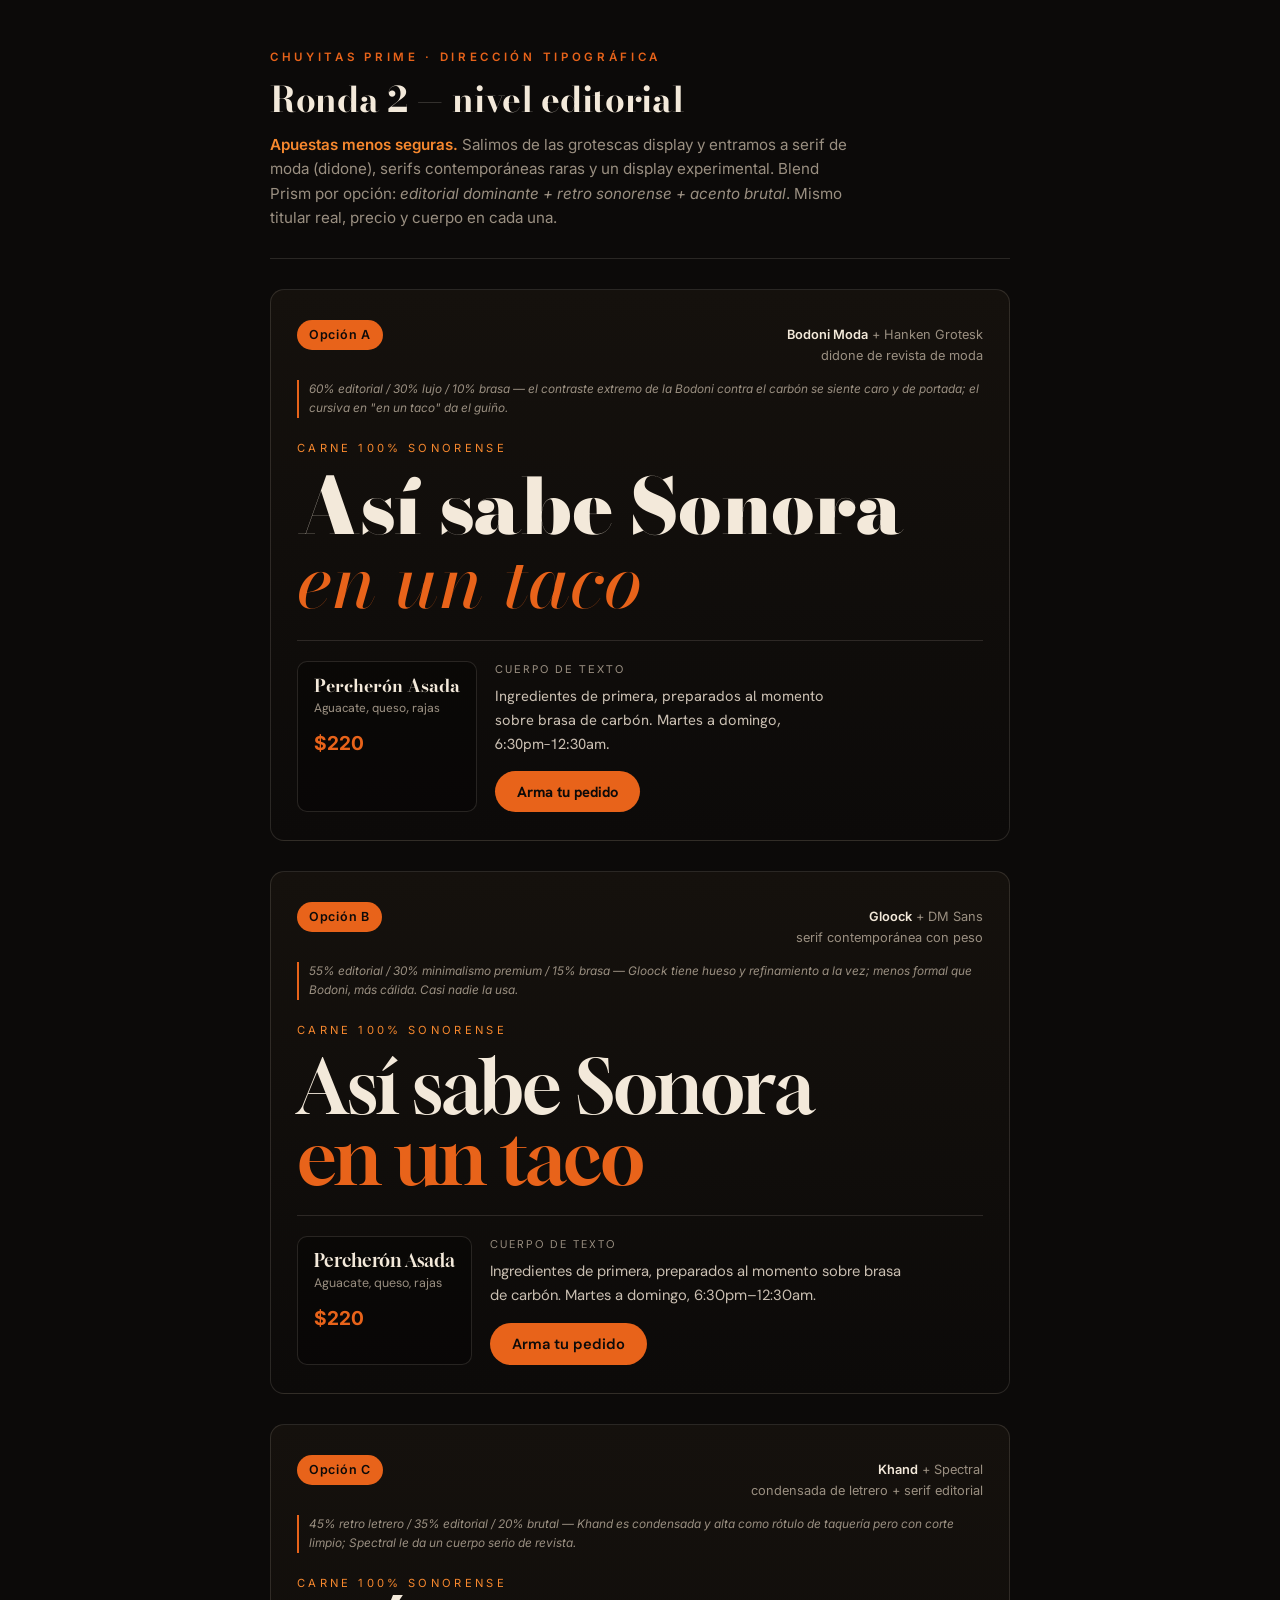
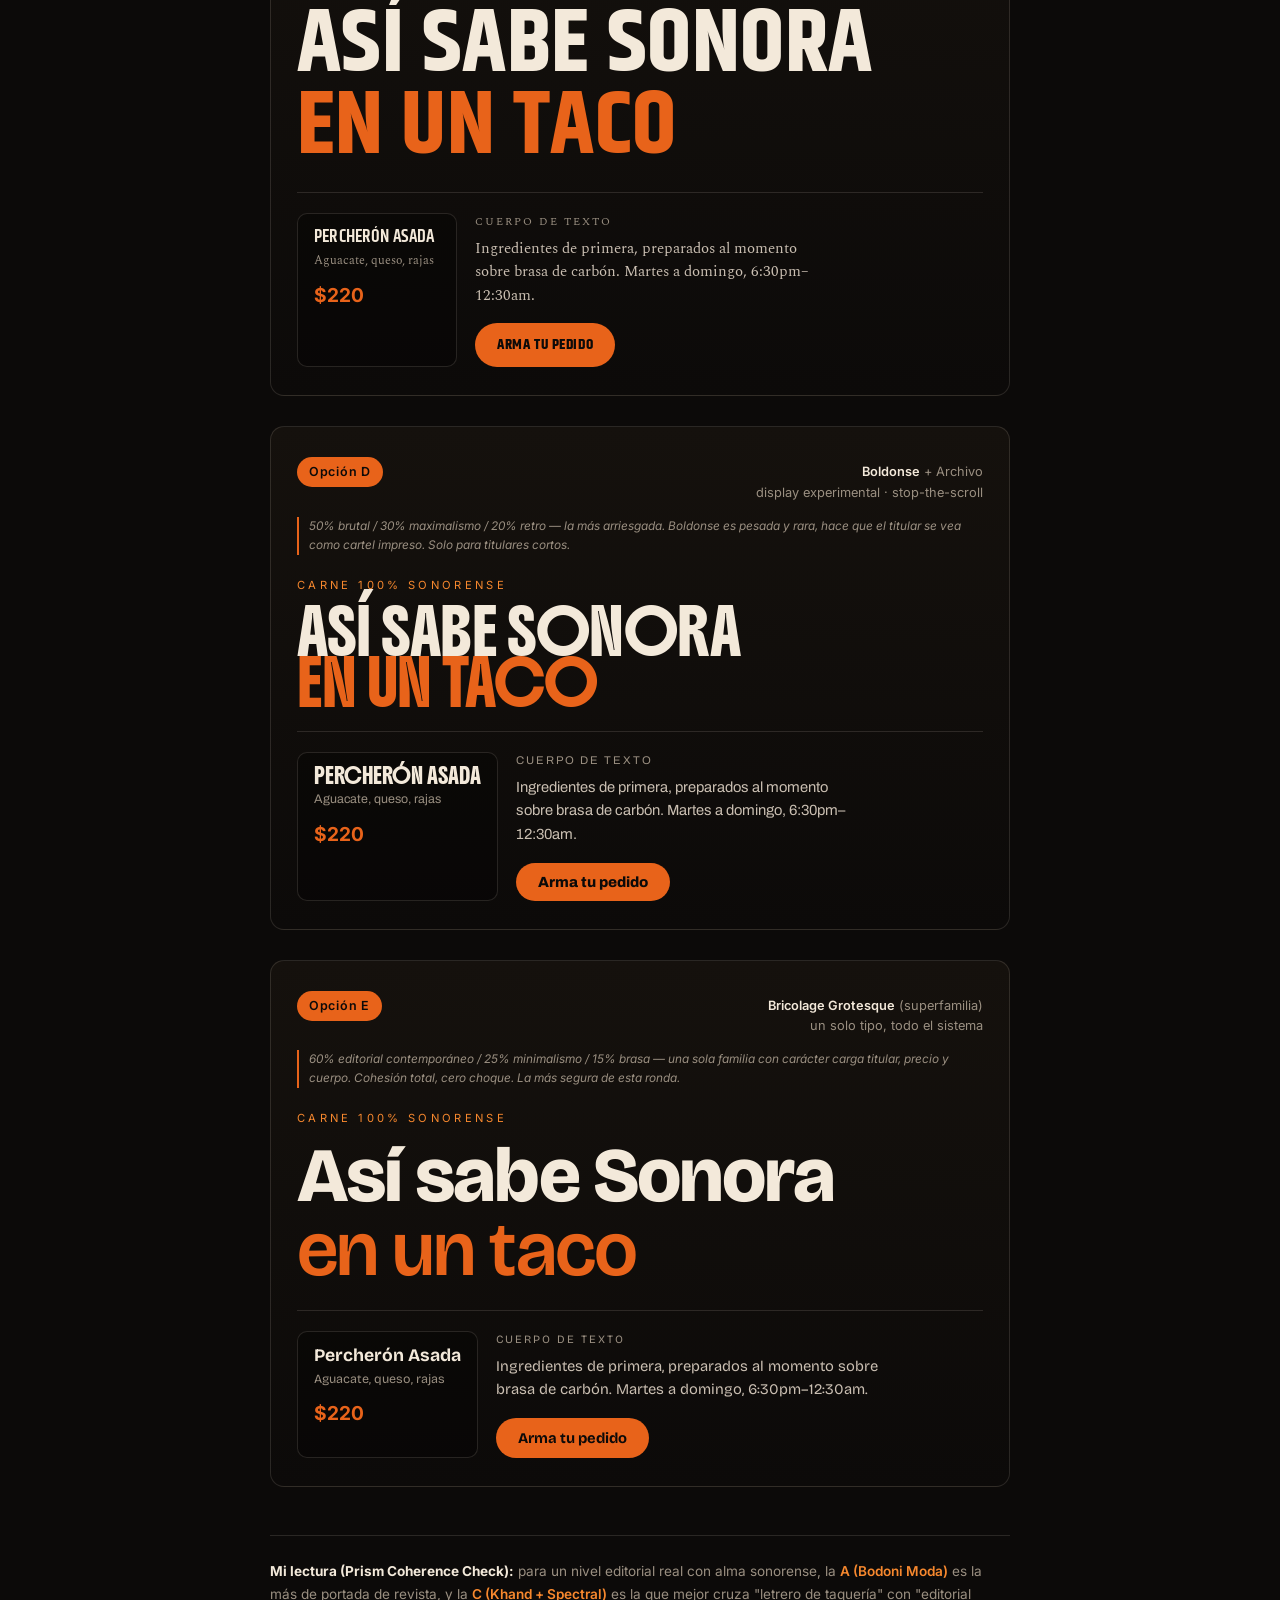
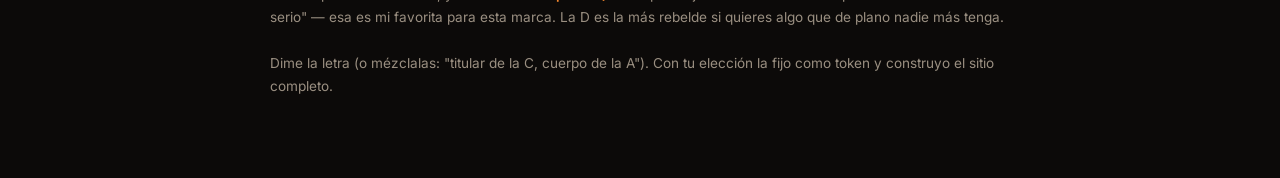
<file: tipografias.html>
<!DOCTYPE html>
<html lang="es">
<head>
<meta charset="UTF-8" />
<meta name="viewport" content="width=device-width, initial-scale=1.0" />
<title>Chuyitas Prime · Opciones tipográficas · Ronda 2 editorial</title>
<link rel="preconnect" href="https://fonts.googleapis.com" />
<link rel="preconnect" href="https://fonts.gstatic.com" crossorigin />
<link href="https://fonts.googleapis.com/css2?family=Bodoni+Moda:ital,opsz,wght@0,6..96,400;0,6..96,500;0,6..96,700;0,6..96,900;1,6..96,500&family=Gloock&family=Boldonse&family=Bricolage+Grotesque:opsz,wght@12..96,400;12..96,600;12..96,700;12..96,800&family=Khand:wght@400;500;600;700&family=Hanken+Grotesk:wght@400;500;600;700;800&family=Spectral:ital,wght@0,400;0,500;0,600;1,500&family=Archivo:wght@400;500;600;700;800;900&family=DM+Sans:opsz,wght@9..40,400;9..40,500;9..40,600&family=Inter:wght@400;500;600&display=swap" rel="stylesheet" />
<style>
  :root{
    --carbon:#0c0a09;
    --carbon-2:#15110d;
    --crema:#f3e9da;
    --brasa:#e8631a;
    --brasa-claro:#f7882e;
    --rojo:#9e2b1e;
    --humo:#9a8f81;
    --linea:rgba(243,233,218,.13);
  }
  *{margin:0;padding:0;box-sizing:border-box}
  html{overflow-x:clip}
  body{
    background:var(--carbon);
    color:var(--crema);
    font-family:'Inter',sans-serif;
    line-height:1.6;
    overflow-x:clip;
    -webkit-font-smoothing:antialiased;
  }
  .wrap{max-width:780px;margin:0 auto;padding:48px 20px 80px}

  .intro{border-bottom:1px solid var(--linea);padding-bottom:28px;margin-bottom:8px}
  .kicker{
    font-family:'Inter';font-size:.72rem;letter-spacing:.32em;text-transform:uppercase;
    color:var(--brasa);font-weight:600;margin-bottom:14px;
  }
  .intro h1{font-family:'Bodoni Moda';font-weight:700;font-size:2.2rem;line-height:1.1;letter-spacing:-.01em}
  .intro p{color:var(--humo);font-size:.95rem;margin-top:14px;max-width:58ch}
  .intro .ronda{color:var(--brasa-claro);font-weight:600}

  .opt{
    border:1px solid var(--linea);
    border-radius:14px;
    background:linear-gradient(180deg,var(--carbon-2),var(--carbon));
    padding:30px 26px 28px;
    margin-top:30px;
    overflow:hidden;
  }
  .opt-head{
    display:flex;align-items:baseline;justify-content:space-between;
    gap:12px;flex-wrap:wrap;margin-bottom:6px;
  }
  .opt-num{
    font-family:'Inter';font-weight:600;font-size:.78rem;letter-spacing:.06em;
    color:var(--carbon);background:var(--brasa);
    padding:5px 12px;border-radius:40px;white-space:nowrap;
  }
  .opt-meta{font-family:'Inter';font-size:.8rem;color:var(--humo);text-align:right}
  .opt-meta b{color:var(--crema);font-weight:600}
  .blend{
    font-family:'Inter';font-size:.74rem;color:var(--humo);
    border-left:2px solid var(--brasa);padding-left:10px;margin:14px 0 22px;font-style:italic;
  }

  .specimen{margin:6px 0 22px}
  .specimen .eyebrow{
    font-size:.7rem;letter-spacing:.3em;text-transform:uppercase;
    color:var(--brasa-claro);margin-bottom:12px;
  }
  .specimen .titular{line-height:.96;letter-spacing:-.01em}
  .specimen .titular .light{color:var(--brasa);display:block}

  .demo-row{
    display:grid;grid-template-columns:minmax(0,1fr);gap:18px;
    border-top:1px solid var(--linea);padding-top:20px;
  }
  @media(min-width:540px){.demo-row{grid-template-columns:auto minmax(0,1fr)}}
  .price-card{
    border:1px solid var(--linea);border-radius:10px;padding:14px 16px;
    background:rgba(0,0,0,.3);min-width:160px;
  }
  .price-card .pc-name{font-size:1.1rem;font-weight:700;line-height:1.1}
  .price-card .pc-desc{font-size:.78rem;color:var(--humo);margin:4px 0 9px}
  .price-card .pc-price{color:var(--brasa);font-weight:700;font-size:1.2rem}
  .body-demo p{font-size:.92rem;color:#cabfb2;max-width:42ch}
  .body-demo .label{
    font-size:.7rem;letter-spacing:.18em;text-transform:uppercase;color:var(--humo);
    margin-bottom:6px;
  }
  .btn-demo{
    display:inline-flex;align-items:center;gap:8px;margin-top:16px;
    background:var(--brasa);color:var(--carbon);font-weight:700;
    padding:11px 22px;border-radius:40px;font-size:.92rem;border:none;cursor:pointer;
  }

  /* ===== A · Bodoni Moda + Hanken Grotesk — editorial de moda ===== */
  .fa .titular{font-family:'Bodoni Moda';font-weight:900;font-size:clamp(2.5rem,11vw,4.8rem);text-transform:none}
  .fa .titular .light{font-weight:500;font-style:italic;letter-spacing:0}
  .fa .pc-name{font-family:'Bodoni Moda';font-weight:700}
  .fa .btn-demo{font-family:'Hanken Grotesk';font-weight:700}
  .fa .body-demo,.fa .pc-desc{font-family:'Hanken Grotesk'}

  /* ===== B · Gloock + DM Sans — serif con cuerpo, refinada ===== */
  .fb .titular{font-family:'Gloock';font-weight:400;font-size:clamp(2.4rem,10.5vw,4.6rem);text-transform:none;letter-spacing:-.015em}
  .fb .pc-name{font-family:'Gloock';font-weight:400}
  .fb .btn-demo{font-family:'DM Sans';font-weight:600}
  .fb .body-demo,.fb .pc-desc{font-family:'DM Sans'}

  /* ===== C · Khand (devanagari-grotesk condensada, rarísima en español) + Spectral ===== */
  .fc .titular{font-family:'Khand';font-weight:700;font-size:clamp(3rem,13vw,5.6rem);text-transform:uppercase;letter-spacing:.005em;line-height:.92}
  .fc .pc-name{font-family:'Khand';font-weight:600;text-transform:uppercase;letter-spacing:.01em}
  .fc .btn-demo{font-family:'Khand';font-weight:700;text-transform:uppercase;letter-spacing:.04em}
  .fc .body-demo,.fc .pc-desc{font-family:'Spectral'}
  .fc .body-demo p{font-style:normal}

  /* ===== D · Boldonse — display experimental, stop-the-scroll ===== */
  .fd .titular{font-family:'Boldonse';font-weight:400;font-size:clamp(1.5rem,6.2vw,2.7rem);text-transform:uppercase;line-height:1.18;letter-spacing:-.01em}
  .fd .titular .light{font-weight:400}
  .fd .pc-name{font-family:'Boldonse';font-weight:400;font-size:.92rem;text-transform:uppercase;line-height:1.3}
  .fd .btn-demo{font-family:'Archivo';font-weight:800}
  .fd .body-demo,.fd .pc-desc{font-family:'Archivo'}

  /* ===== E · Bricolage Grotesque (superfamilia) — sistema único ===== */
  .fe .titular{font-family:'Bricolage Grotesque';font-weight:800;font-size:clamp(2.6rem,11.5vw,4.8rem);letter-spacing:-.025em;text-transform:none}
  .fe .titular .light{font-weight:600}
  .fe .pc-name,.fe .btn-demo{font-family:'Bricolage Grotesque';font-weight:700}
  .fe .body-demo,.fe .pc-desc{font-family:'Bricolage Grotesque';font-weight:400}

  .footer-note{
    margin-top:48px;border-top:1px solid var(--linea);padding-top:24px;
    color:var(--humo);font-size:.85rem;line-height:1.7;
  }
  .footer-note b{color:var(--crema)}
  .footer-note .rec{color:var(--brasa-claro);font-weight:600}
</style>
</head>
<body>
<div class="wrap">

  <div class="intro">
    <div class="kicker">Chuyitas Prime · Dirección tipográfica</div>
    <h1>Ronda 2 — nivel editorial</h1>
    <p><span class="ronda">Apuestas menos seguras.</span> Salimos de las grotescas display
       y entramos a serif de moda (didone), serifs contemporáneas raras y un display
       experimental. Blend Prism por opción: <i>editorial dominante + retro sonorense +
       acento brutal</i>. Mismo titular real, precio y cuerpo en cada una.</p>
  </div>

  <!-- A -->
  <section class="opt fa">
    <div class="opt-head">
      <span class="opt-num">Opción A</span>
      <div class="opt-meta"><b>Bodoni Moda</b> + Hanken Grotesk<br>didone de revista de moda</div>
    </div>
    <div class="blend">60% editorial / 30% lujo / 10% brasa — el contraste extremo de la
      Bodoni contra el carbón se siente caro y de portada; el cursiva en "en un taco" da el guiño.</div>
    <div class="specimen">
      <div class="eyebrow">Carne 100% sonorense</div>
      <div class="titular">Así sabe Sonora<span class="light">en un taco</span></div>
    </div>
    <div class="demo-row">
      <div class="price-card">
        <div class="pc-name">Percherón Asada</div>
        <div class="pc-desc">Aguacate, queso, rajas</div>
        <div class="pc-price">$220</div>
      </div>
      <div class="body-demo">
        <div class="label">Cuerpo de texto</div>
        <p>Ingredientes de primera, preparados al momento sobre brasa de carbón.
           Martes a domingo, 6:30pm–12:30am.</p>
        <button class="btn-demo">Arma tu pedido</button>
      </div>
    </div>
  </section>

  <!-- B -->
  <section class="opt fb">
    <div class="opt-head">
      <span class="opt-num">Opción B</span>
      <div class="opt-meta"><b>Gloock</b> + DM Sans<br>serif contemporánea con peso</div>
    </div>
    <div class="blend">55% editorial / 30% minimalismo premium / 15% brasa — Gloock tiene
      hueso y refinamiento a la vez; menos formal que Bodoni, más cálida. Casi nadie la usa.</div>
    <div class="specimen">
      <div class="eyebrow">Carne 100% sonorense</div>
      <div class="titular">Así sabe Sonora<span class="light">en un taco</span></div>
    </div>
    <div class="demo-row">
      <div class="price-card">
        <div class="pc-name">Percherón Asada</div>
        <div class="pc-desc">Aguacate, queso, rajas</div>
        <div class="pc-price">$220</div>
      </div>
      <div class="body-demo">
        <div class="label">Cuerpo de texto</div>
        <p>Ingredientes de primera, preparados al momento sobre brasa de carbón.
           Martes a domingo, 6:30pm–12:30am.</p>
        <button class="btn-demo">Arma tu pedido</button>
      </div>
    </div>
  </section>

  <!-- C -->
  <section class="opt fc">
    <div class="opt-head">
      <span class="opt-num">Opción C</span>
      <div class="opt-meta"><b>Khand</b> + Spectral<br>condensada de letrero + serif editorial</div>
    </div>
    <div class="blend">45% retro letrero / 35% editorial / 20% brutal — Khand es condensada y
      alta como rótulo de taquería pero con corte limpio; Spectral le da un cuerpo serio de revista.</div>
    <div class="specimen">
      <div class="eyebrow">Carne 100% sonorense</div>
      <div class="titular">Así sabe Sonora<span class="light">en un taco</span></div>
    </div>
    <div class="demo-row">
      <div class="price-card">
        <div class="pc-name">Percherón Asada</div>
        <div class="pc-desc">Aguacate, queso, rajas</div>
        <div class="pc-price">$220</div>
      </div>
      <div class="body-demo">
        <div class="label">Cuerpo de texto</div>
        <p>Ingredientes de primera, preparados al momento sobre brasa de carbón.
           Martes a domingo, 6:30pm–12:30am.</p>
        <button class="btn-demo">Arma tu pedido</button>
      </div>
    </div>
  </section>

  <!-- D -->
  <section class="opt fd">
    <div class="opt-head">
      <span class="opt-num">Opción D</span>
      <div class="opt-meta"><b>Boldonse</b> + Archivo<br>display experimental · stop-the-scroll</div>
    </div>
    <div class="blend">50% brutal / 30% maximalismo / 20% retro — la más arriesgada. Boldonse
      es pesada y rara, hace que el titular se vea como cartel impreso. Solo para titulares cortos.</div>
    <div class="specimen">
      <div class="eyebrow">Carne 100% sonorense</div>
      <div class="titular">Así sabe Sonora<span class="light">en un taco</span></div>
    </div>
    <div class="demo-row">
      <div class="price-card">
        <div class="pc-name">Percherón Asada</div>
        <div class="pc-desc">Aguacate, queso, rajas</div>
        <div class="pc-price">$220</div>
      </div>
      <div class="body-demo">
        <div class="label">Cuerpo de texto</div>
        <p>Ingredientes de primera, preparados al momento sobre brasa de carbón.
           Martes a domingo, 6:30pm–12:30am.</p>
        <button class="btn-demo">Arma tu pedido</button>
      </div>
    </div>
  </section>

  <!-- E -->
  <section class="opt fe">
    <div class="opt-head">
      <span class="opt-num">Opción E</span>
      <div class="opt-meta"><b>Bricolage Grotesque</b> (superfamilia)<br>un solo tipo, todo el sistema</div>
    </div>
    <div class="blend">60% editorial contemporáneo / 25% minimalismo / 15% brasa — una sola
      familia con carácter carga titular, precio y cuerpo. Cohesión total, cero choque. La más segura de esta ronda.</div>
    <div class="specimen">
      <div class="eyebrow">Carne 100% sonorense</div>
      <div class="titular">Así sabe Sonora<span class="light">en un taco</span></div>
    </div>
    <div class="demo-row">
      <div class="price-card">
        <div class="pc-name">Percherón Asada</div>
        <div class="pc-desc">Aguacate, queso, rajas</div>
        <div class="pc-price">$220</div>
      </div>
      <div class="body-demo">
        <div class="label">Cuerpo de texto</div>
        <p>Ingredientes de primera, preparados al momento sobre brasa de carbón.
           Martes a domingo, 6:30pm–12:30am.</p>
        <button class="btn-demo">Arma tu pedido</button>
      </div>
    </div>
  </section>

  <div class="footer-note">
    <b>Mi lectura (Prism Coherence Check):</b> para un nivel editorial real con alma sonorense,
    la <span class="rec">A (Bodoni Moda)</span> es la más de portada de revista, y la
    <span class="rec">C (Khand + Spectral)</span> es la que mejor cruza "letrero de taquería"
    con "editorial serio" — esa es mi favorita para esta marca. La D es la más rebelde si quieres
    algo que de plano nadie más tenga.<br><br>
    Dime la letra (o mézclalas: "titular de la C, cuerpo de la A"). Con tu elección la fijo como
    token y construyo el sitio completo.
  </div>

</div>
</body>
</html>
</file>
